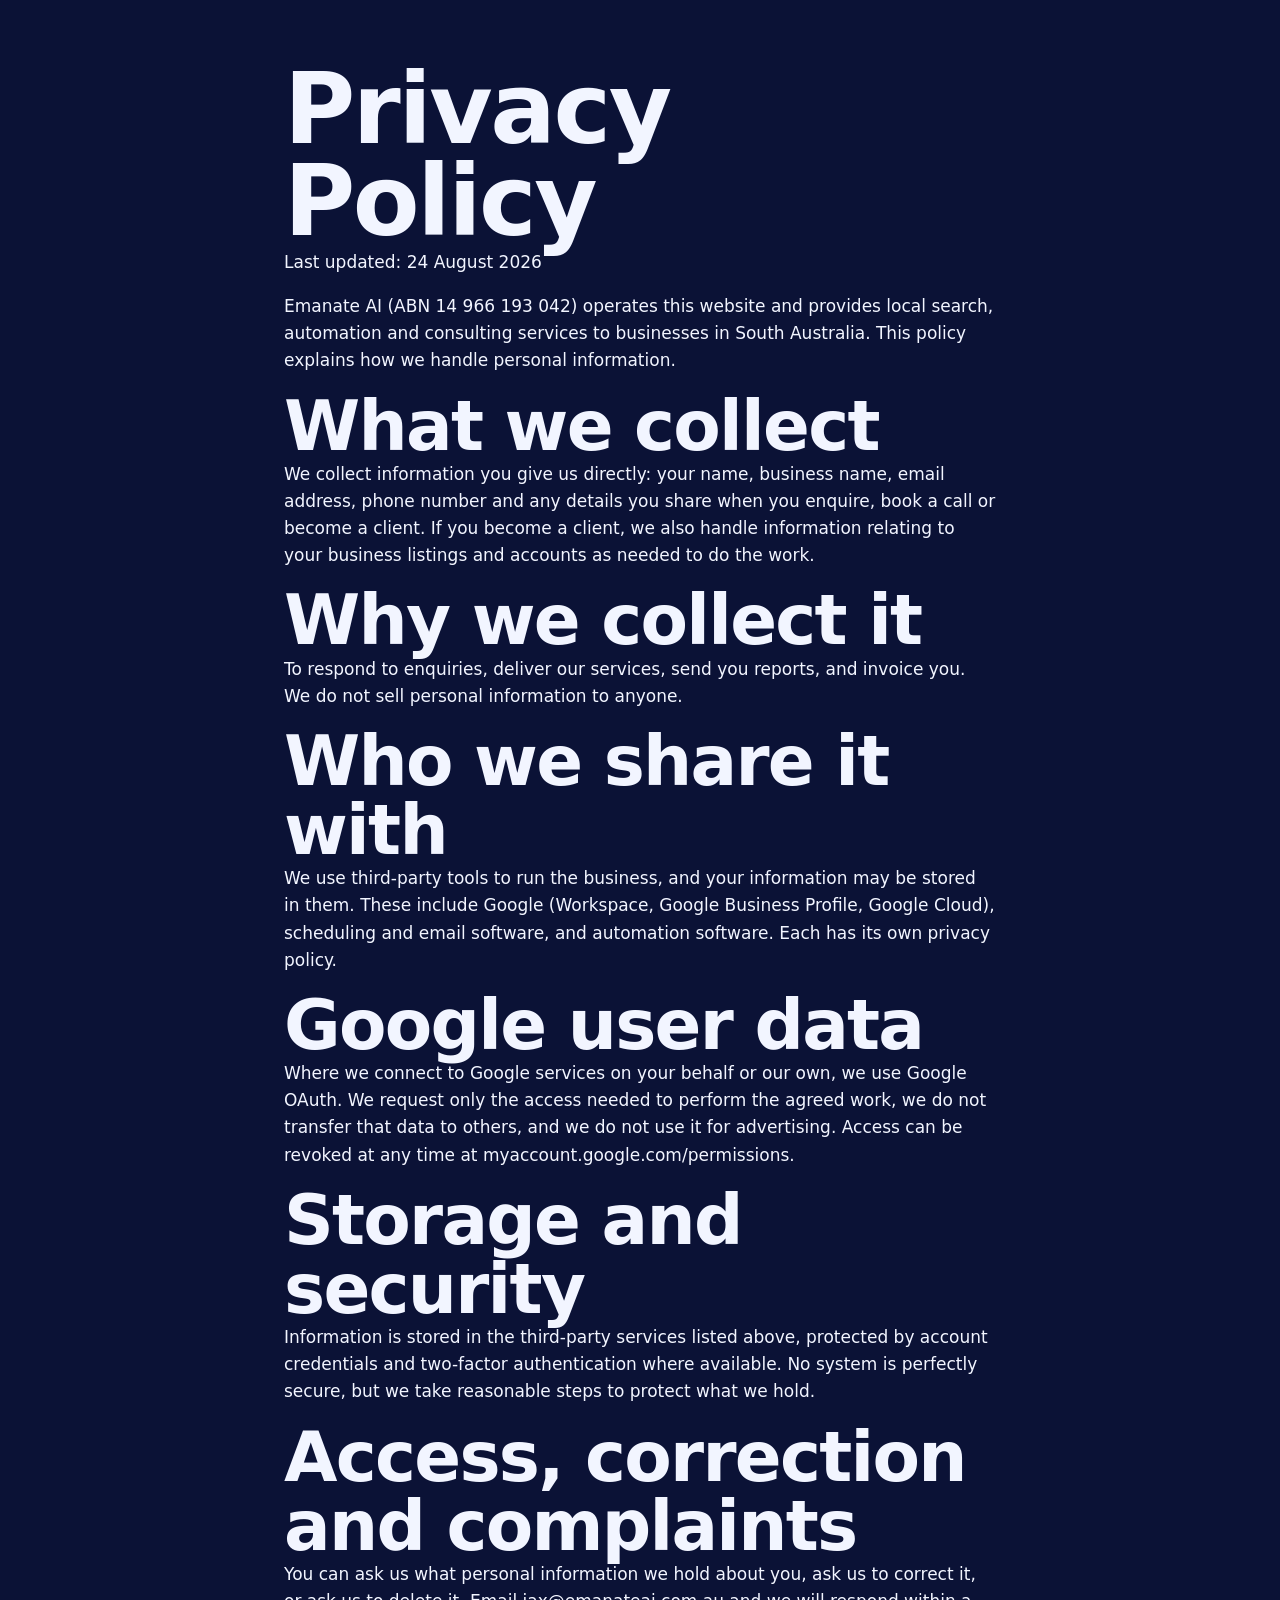
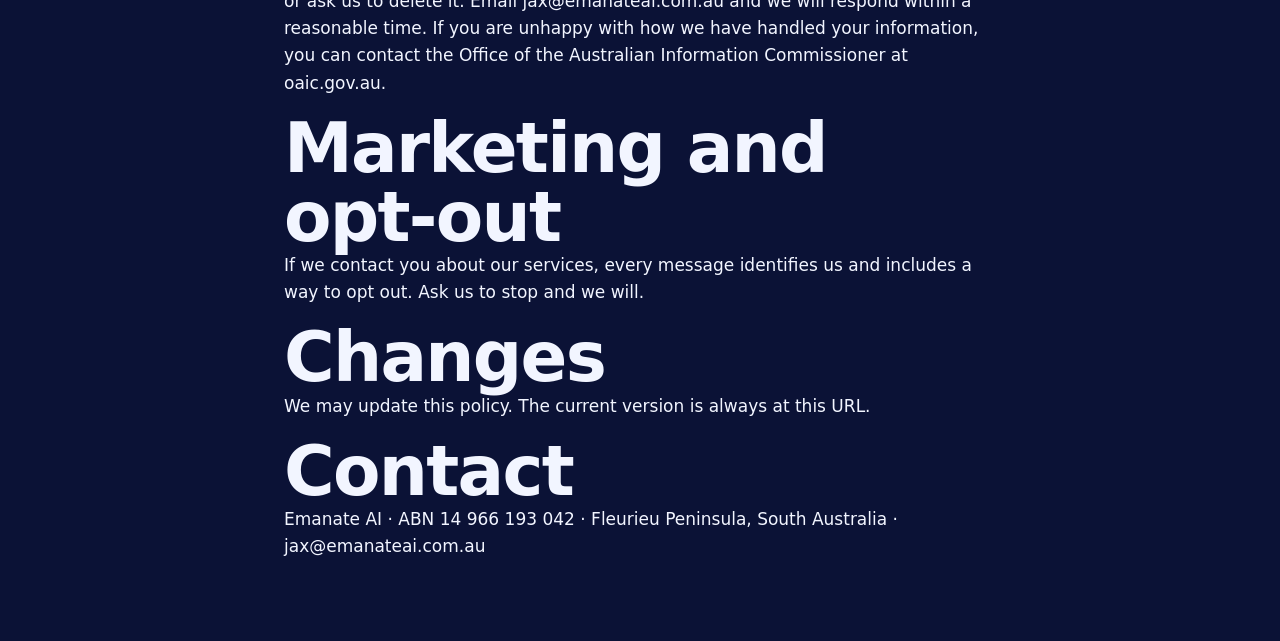
<file: privacy.html>
<!DOCTYPE html>
<html lang="en-AU">
<head>
<meta charset="UTF-8">
<meta name="viewport" content="width=device-width, initial-scale=1.0">
<title>Privacy Policy — Emanate AI</title>
<link rel="stylesheet" href="style.css">
</head>
<body>
<main style="max-width:760px;margin:0 auto;padding:4rem 1.5rem;">
<h1>Privacy Policy</h1>
<p>Last updated: 24 August 2026</p>

<p>Emanate AI (ABN 14 966 193 042) operates this website and provides local
search, automation and consulting services to businesses in South Australia.
This policy explains how we handle personal information.</p>

<h2>What we collect</h2>
<p>We collect information you give us directly: your name, business name, email
address, phone number and any details you share when you enquire, book a call or
become a client. If you become a client, we also handle information relating to
your business listings and accounts as needed to do the work.</p>

<h2>Why we collect it</h2>
<p>To respond to enquiries, deliver our services, send you reports, and invoice
you. We do not sell personal information to anyone.</p>

<h2>Who we share it with</h2>
<p>We use third-party tools to run the business, and your information may be
stored in them. These include Google (Workspace, Google Business Profile,
Google Cloud), scheduling and email software, and automation software. Each has
its own privacy policy.</p>

<h2>Google user data</h2>
<p>Where we connect to Google services on your behalf or our own, we use Google
OAuth. We request only the access needed to perform the agreed work, we do not
transfer that data to others, and we do not use it for advertising. Access can
be revoked at any time at
<a href="https://myaccount.google.com/permissions">myaccount.google.com/permissions</a>.</p>

<h2>Storage and security</h2>
<p>Information is stored in the third-party services listed above, protected by
account credentials and two-factor authentication where available. No system is
perfectly secure, but we take reasonable steps to protect what we hold.</p>

<h2>Access, correction and complaints</h2>
<p>You can ask us what personal information we hold about you, ask us to correct
it, or ask us to delete it. Email
<a href="mailto:jax@emanateai.com.au">jax@emanateai.com.au</a> and we will
respond within a reasonable time. If you are unhappy with how we have handled
your information, you can contact the Office of the Australian Information
Commissioner at <a href="https://www.oaic.gov.au">oaic.gov.au</a>.</p>

<h2>Marketing and opt-out</h2>
<p>If we contact you about our services, every message identifies us and
includes a way to opt out. Ask us to stop and we will.</p>

<h2>Changes</h2>
<p>We may update this policy. The current version is always at this URL.</p>

<h2>Contact</h2>
<p>Emanate AI · ABN 14 966 193 042 · Fleurieu Peninsula, South Australia ·
<a href="mailto:jax@emanateai.com.au">jax@emanateai.com.au</a></p>
</main>
</body>
</html>
</file>
<file: style.css>
/* ============================================================
   Emanate AI — site styles
   Colours live in :root. Change a hex there and it updates everywhere.
   ============================================================ */

:root {
  --midnight:   #0B1236;
  --midnight-2: #141E52;
  --midnight-3: #1E2A6B;
  --blue:       #3D7BFF;
  --blue-deep:  #2453D6;
  --sun:        #FFC83D;
  --mint:       #33DDA0;
  --ice:        #EEF2FF;
  --white:      #FFFFFF;

  --on-dark:      #F2F5FF;
  --on-dark-2:    #A9B3D9;
  --on-light:     #0B1236;
  --on-light-2:   #4A5480;
  --line-dark:    rgba(242,245,255,0.12);
  --line-light:   rgba(11,18,54,0.12);

  --display: 'Bricolage Grotesque', 'Hanken Grotesk', system-ui, sans-serif;
  --body:    'Hanken Grotesk', system-ui, -apple-system, 'Segoe UI', sans-serif;

  --wrap: 1240px;
  --gut: clamp(18px, 4vw, 40px);
  --r-lg: 28px;
  --r-md: 18px;
  --r-sm: 12px;
}

/* ---------- Base ---------- */
*, *::before, *::after { box-sizing: border-box; }
html { -webkit-text-size-adjust: 100%; }
body {
  margin: 0;
  background: var(--midnight);
  color: var(--on-dark);
  font-family: var(--body);
  font-size: 1.0625rem;
  line-height: 1.6;
  -webkit-font-smoothing: antialiased;
  overflow-x: hidden;
}
img { max-width: 100%; display: block; }
a { color: inherit; text-decoration: none; }
h1, h2, h3, h4 { font-family: var(--display); font-weight: 700; margin: 0; letter-spacing: -0.025em; }
h1 { font-size: clamp(3.1rem, 7.6vw, 6.6rem); line-height: 0.95; font-weight: 800; }
h2 { font-size: clamp(2.3rem, 5.4vw, 4.4rem); line-height: 1.0; font-weight: 800; }
h3 { font-size: clamp(1.4rem, 2.4vw, 1.9rem); line-height: 1.12; }
p { margin: 0 0 1em; }
.lede { font-size: clamp(1.1rem, 1.6vw, 1.3rem); line-height: 1.55; max-width: 58ch; }
.muted-d { color: var(--on-dark-2); }
.muted-l { color: var(--on-light-2); }
.wrap { max-width: var(--wrap); margin: 0 auto; padding: 0 var(--gut); }
.narrow { max-width: 820px; margin: 0 auto; padding: 0 var(--gut); }
.block { padding: clamp(84px, 11vw, 150px) 0; position: relative; }

/* Section colour themes */
.t-dark  { background: var(--midnight); color: var(--on-dark); }
.t-ice   { background: var(--ice); color: var(--on-light); }
.t-white { background: var(--white); color: var(--on-light); }
.t-blue  { background: var(--blue); color: var(--white); }
.t-sun   { background: var(--sun); color: var(--on-light); }
.t-mint  { background: var(--mint); color: var(--on-light); }

/* ---------- Buttons ---------- */
.btn {
  display: inline-flex; align-items: center; justify-content: center; gap: 10px;
  font-family: var(--body); font-weight: 700; font-size: 1rem;
  padding: 15px 28px; border-radius: 999px; border: 2px solid transparent;
  transition: transform .2s cubic-bezier(.2,.8,.2,1), background .2s, color .2s, border-color .2s;
  cursor: pointer; white-space: nowrap;
}
.btn:hover { transform: translateY(-2px); }
.btn-sun   { background: var(--sun); color: var(--midnight); }
.btn-sun:hover { background: #ffd56a; }
.btn-blue  { background: var(--blue); color: var(--white); }
.btn-blue:hover { background: #5a8fff; }
.btn-ink   { background: var(--midnight); color: var(--white); }
.btn-ink:hover { background: var(--midnight-3); }
.btn-line-d { border-color: var(--line-dark); color: var(--on-dark); }
.btn-line-d:hover { border-color: var(--on-dark-2); }
.btn-line-l { border-color: rgba(11,18,54,0.25); color: var(--on-light); }
.btn-line-l:hover { border-color: var(--on-light); }
.btn-lg { padding: 18px 34px; font-size: 1.06rem; }

/* ---------- Nav ---------- */
.nav {
  position: fixed; top: 0; left: 0; right: 0; z-index: 80;
  transition: background .3s, border-color .3s, transform .35s;
  border-bottom: 1px solid transparent;
}
.nav.scrolled { background: rgba(11,18,54,0.86); backdrop-filter: blur(16px); -webkit-backdrop-filter: blur(16px); border-bottom-color: var(--line-dark); }
.nav.hide { transform: translateY(-100%); }
.nav-inner { max-width: var(--wrap); margin: 0 auto; padding: 0 var(--gut); height: 76px; display: flex; align-items: center; gap: 28px; }
.nav-logo { display: flex; align-items: center; gap: 10px; font-family: var(--display); font-weight: 800; font-size: 1.2rem; letter-spacing: -0.02em; color: var(--white); }
.nav-logo img { height: 30px; width: auto; }
.nav-links { display: flex; gap: 6px; margin-left: auto; }
.nav-links a { padding: 9px 14px; border-radius: 999px; font-weight: 600; font-size: 0.95rem; color: var(--on-dark-2); transition: color .2s, background .2s; }
.nav-links a:hover { color: var(--white); background: rgba(255,255,255,0.06); }
.nav-links a.active { color: var(--white); background: rgba(61,123,255,0.22); }
.nav-cta { padding: 11px 22px; font-size: 0.95rem; }
.nav-toggle { display: none; margin-left: auto; background: none; border: 2px solid var(--line-dark); color: var(--white); border-radius: 999px; padding: 8px 16px; font: 700 0.92rem var(--body); cursor: pointer; }

/* ---------- Hero (home) ---------- */
.hero {
  position: relative; min-height: 100svh; display: flex; align-items: center;
  overflow: hidden; background: radial-gradient(120% 90% at 72% 58%, #17246a 0%, var(--midnight) 58%);
  padding: 120px 0 90px;
}
.hero canvas { position: absolute; inset: 0; width: 100%; height: 100%; }
.hero-inner { position: relative; z-index: 2; width: 100%; }
.hero h1 { max-width: 7.2em; margin-bottom: 28px; }
.hero h1 .line { display: block; overflow: hidden; padding-bottom: 0.06em; }
.hero h1 .line span { display: block; }
.hero .lede { color: var(--on-dark-2); margin-bottom: 34px; max-width: 44ch; }
.hero-actions { display: flex; flex-wrap: wrap; gap: 12px; }
.hero-note { margin-top: 20px; color: var(--on-dark-2); font-size: 0.95rem; max-width: 46ch; }
.chips { position: absolute; inset: 0; z-index: 1; pointer-events: none; }
.chip {
  position: absolute; display: flex; align-items: center; gap: 10px;
  padding: 10px 16px 10px 12px; border-radius: 999px;
  background: rgba(20,30,82,0.78); border: 1.5px solid rgba(255,200,61,0.55);
  color: var(--on-dark); font-weight: 600; font-size: 0.92rem; white-space: nowrap;
  backdrop-filter: blur(6px); -webkit-backdrop-filter: blur(6px);
  transform: translate(-50%, -50%); transition: background .45s, border-color .45s, color .45s, transform .45s cubic-bezier(.3,1.6,.5,1);
}
.chip i { width: 22px; height: 22px; border-radius: 50%; display: grid; place-items: center; background: var(--sun); color: var(--midnight); font-style: normal; flex: none; transition: background .45s; }
.chip i svg { width: 12px; height: 12px; }
.chip .todo, .chip .done { transition: opacity .3s; }
.chip .done { display: none; }
.chip.is-done { background: var(--mint); border-color: var(--mint); color: var(--midnight); transform: translate(-50%, -50%) scale(1.06); }
.chip.is-done i { background: var(--midnight); color: var(--mint); }
.chip.is-done .todo { display: none; }
.chip.is-done .done { display: inline; }
.scroll-cue { position: absolute; left: 50%; bottom: 26px; transform: translateX(-50%); z-index: 2; color: var(--on-dark-2); font-size: 0.85rem; font-weight: 600; display: flex; flex-direction: column; align-items: center; gap: 8px; }
.scroll-cue span { width: 2px; height: 34px; background: linear-gradient(var(--sun), transparent); border-radius: 2px; animation: cue 1.8s ease-in-out infinite; transform-origin: top; }
@keyframes cue { 0% { transform: scaleY(0); opacity: 1; } 70% { transform: scaleY(1); opacity: 1; } 100% { transform: scaleY(1); opacity: 0; } }

/* Load-in for hero headline */
.js .hero h1 .line span { transform: translateY(105%); }
.js .hero .lede, .js .hero .hero-actions, .js .hero .hero-note { opacity: 0; transform: translateY(16px); }
.loaded .hero h1 .line span { transform: none; transition: transform 1s cubic-bezier(.2,.9,.2,1); }
.loaded .hero h1 .line:nth-child(2) span { transition-delay: .12s; }
.loaded .hero .lede, .loaded .hero .hero-actions, .loaded .hero .hero-note { opacity: 1; transform: none; transition: opacity .8s .45s, transform .8s .45s cubic-bezier(.2,.9,.2,1); }
.loaded .hero .hero-actions { transition-delay: .55s; }
.loaded .hero .hero-note { transition-delay: .65s; }

/* ---------- Ticker ---------- */
.ticker { background: var(--sun); color: var(--midnight); overflow: hidden; padding: 20px 0; border-block: 2px solid var(--midnight); }
.ticker-track { display: flex; width: max-content; animation: tick 38s linear infinite; }
.ticker-track span { display: inline-flex; align-items: center; gap: 14px; padding-right: 44px; font-family: var(--display); font-weight: 700; font-size: clamp(1.15rem, 2vw, 1.5rem); letter-spacing: -0.01em; white-space: nowrap; }
.ticker-track svg { width: 22px; height: 22px; flex: none; }
@keyframes tick { to { transform: translateX(-50%); } }

/* ---------- Sticky story: "A normal Tuesday" ---------- */
.story { position: relative; height: 460vh; }
.story-stage { position: sticky; top: 0; height: 100svh; display: flex; align-items: center; overflow: hidden; }
.story-grid { display: grid; grid-template-columns: 1.05fr 0.95fr; gap: clamp(30px, 6vw, 90px); align-items: center; width: 100%; }
.story-intro { margin-bottom: 34px; }
.story-intro h2 { margin-bottom: 14px; }
.story-steps { position: relative; min-height: 15.5rem; }
.story-step { position: absolute; inset: 0 0 auto 0; opacity: 0; transform: translateY(24px); transition: opacity .5s, transform .6s cubic-bezier(.2,.9,.2,1); }
.story-step.on { opacity: 1; transform: none; }
.story-step .problem { font-family: var(--display); font-weight: 700; font-size: clamp(1.5rem, 2.8vw, 2.25rem); line-height: 1.12; letter-spacing: -0.02em; margin-bottom: 18px; }
.story-step .fix { display: flex; gap: 14px; align-items: flex-start; font-size: 1.1rem; color: var(--on-light-2); max-width: 46ch; }
.story-step .fix b { flex: none; display: grid; place-items: center; width: 30px; height: 30px; border-radius: 50%; background: var(--mint); color: var(--midnight); margin-top: 1px; }
.story-step .fix b svg { width: 15px; height: 15px; }
.story-dots { display: flex; gap: 8px; margin-top: 28px; }
.story-dots i { width: 34px; height: 5px; border-radius: 5px; background: rgba(11,18,54,0.14); overflow: hidden; position: relative; }
.story-dots i::after { content: ''; position: absolute; inset: 0; background: var(--blue); transform: scaleX(var(--p, 0)); transform-origin: left; }

/* Phone */
.phone {
  width: min(360px, 82vw); aspect-ratio: 9 / 18.5; margin: 0 auto; border-radius: 52px; padding: 14px;
  background: var(--midnight); box-shadow: 0 50px 90px -30px rgba(11,18,54,0.55), inset 0 0 0 2px #2a3570;
  position: relative;
}
.phone-screen {
  position: relative; height: 100%; border-radius: 40px; overflow: hidden;
  background: linear-gradient(165deg, #2b4bd8 0%, #3D7BFF 45%, #7aa6ff 100%);
  transition: background 1s;
}
.phone-screen[data-step="3"] { background: linear-gradient(165deg, #0B1236 0%, #1E2A6B 60%, #3346a8 100%); }
.phone-notch { position: absolute; top: 10px; left: 50%; transform: translateX(-50%); width: 34%; height: 26px; background: var(--midnight); border-radius: 20px; z-index: 3; }
.phone-time { text-align: center; color: #fff; padding-top: 64px; }
.phone-time .day { font-weight: 600; font-size: 0.95rem; opacity: 0.85; }
.phone-time .clock { font-family: var(--display); font-weight: 800; font-size: 4.4rem; line-height: 1; letter-spacing: -0.03em; font-variant-numeric: tabular-nums; }
.phone-time .ampm { font-size: 1.3rem; font-weight: 700; margin-left: 4px; }
.notes { position: absolute; left: 12px; right: 12px; bottom: 22px; display: flex; flex-direction: column; gap: 8px; }
.note {
  background: rgba(255,255,255,0.9); color: var(--midnight); border-radius: 20px; padding: 12px 14px;
  font-size: 0.86rem; line-height: 1.35; box-shadow: 0 10px 24px -12px rgba(11,18,54,0.5);
  transform: translateY(20px) scale(0.96); opacity: 0; transition: opacity .45s, transform .55s cubic-bezier(.25,1.4,.5,1);
}
.note.on { opacity: 1; transform: none; }
.note .app { display: flex; align-items: center; gap: 7px; font-size: 0.72rem; font-weight: 700; color: var(--on-light-2); margin-bottom: 3px; }
.note .app em { margin-left: auto; font-style: normal; font-weight: 500; }
.note .dot { width: 16px; height: 16px; border-radius: 5px; background: var(--blue); display: inline-block; }
.note.good .dot { background: var(--mint); }
.note strong { display: block; font-size: 0.9rem; }

/* ---------- Service panels (stacking cards) ---------- */
.services-head { padding-bottom: 40px; }
.stack { position: relative; padding-bottom: 8vh; }
.panel {
  position: sticky; top: 92px; min-height: min(78vh, 720px); border-radius: var(--r-lg);
  margin: 0 auto 6vh; display: grid; grid-template-columns: 1.05fr 0.95fr; gap: clamp(24px, 4vw, 60px);
  padding: clamp(28px, 4.4vw, 60px); overflow: hidden; align-items: center;
  box-shadow: 0 -20px 60px -30px rgba(0,0,0,0.5);
}
.panel h3 { font-size: clamp(2.1rem, 4.6vw, 3.8rem); font-weight: 800; line-height: 0.98; margin-bottom: 18px; }
.panel .lede { margin-bottom: 26px; }
.specs { list-style: none; margin: 0 0 30px; padding: 0; border-top: 1.5px solid currentColor; }
.specs li { display: grid; grid-template-columns: 9.5rem 1fr; gap: 14px; padding: 13px 0; border-bottom: 1.5px solid rgba(11,18,54,0.18); font-size: 0.98rem; }
.t-blue .specs li { border-bottom-color: rgba(255,255,255,0.28); }
.specs span:first-child { font-weight: 700; }
.panel-art { position: relative; height: 100%; min-height: 340px; display: grid; place-items: center; }

/* Art: flow (automation) */
.flow { width: 100%; max-width: 440px; }
.flow svg { width: 100%; height: auto; overflow: visible; }
.flow .path { fill: none; stroke: rgba(255,255,255,0.35); stroke-width: 3; stroke-dasharray: 2 10; stroke-linecap: round; }
.flow .node rect { fill: #fff; }
.flow .node text { font: 700 15px var(--body); fill: var(--midnight); }
.flow .node.hot rect { fill: var(--sun); }
.flow .node.ok rect { fill: var(--mint); }
.flow .runner { fill: var(--sun); filter: drop-shadow(0 0 8px rgba(255,200,61,0.9)); }

/* Art: record (software) */
.record { width: 100%; max-width: 420px; background: var(--white); border-radius: 22px; box-shadow: 0 30px 60px -24px rgba(11,18,54,0.45); overflow: hidden; color: var(--midnight); }
.record-top { display: flex; align-items: center; gap: 10px; padding: 14px 18px; background: var(--midnight); color: #fff; font-weight: 600; font-size: 0.88rem; }
.record-top .pill { margin-left: auto; }
.record-head { padding: 18px 18px 6px; }
.record-head b { font-family: var(--display); font-size: 1.6rem; letter-spacing: -0.02em; display: block; line-height: 1.1; }
.record-head small { color: var(--on-light-2); font-size: 0.88rem; }
.record-row { display: grid; grid-template-columns: 6.5rem 1fr auto; gap: 10px; align-items: center; padding: 11px 18px; border-top: 1px solid var(--line-light); font-size: 0.93rem; }
.record-row span:first-child { color: var(--on-light-2); font-weight: 600; font-size: 0.85rem; }
.record-row b { font-weight: 700; }
.pill { font-size: 0.72rem; font-weight: 700; padding: 4px 10px; border-radius: 999px; background: rgba(61,123,255,0.12); color: var(--blue-deep); white-space: nowrap; }
.pill.ok { background: rgba(51,221,160,0.2); color: #0d7a52; }
.record-top .pill.ok { background: var(--mint); color: var(--midnight); }
.anim .record-row { opacity: 0; transform: translateX(-14px); }
.anim.play .record-row { opacity: 1; transform: none; transition: opacity .5s, transform .6s cubic-bezier(.2,.9,.2,1); }
.anim.play .record-row:nth-child(2) { transition-delay: .15s; } .anim.play .record-row:nth-child(3) { transition-delay: .3s; }
.anim.play .record-row:nth-child(4) { transition-delay: .45s; } .anim.play .record-row:nth-child(5) { transition-delay: .6s; }
.anim.play .record-row:nth-child(6) { transition-delay: .75s; }

/* Art: sorter (consulting) */
.sorter { width: 100%; max-width: 460px; display: grid; grid-template-columns: repeat(3, 1fr); gap: 10px; }
.bin { background: rgba(11,18,54,0.08); border: 2px dashed rgba(11,18,54,0.25); border-radius: 18px; padding: 12px 8px; min-height: 260px; display: flex; flex-direction: column; gap: 8px; }
.bin h4 { font-family: var(--body); font-size: 0.82rem; font-weight: 800; text-align: center; margin-bottom: 4px; }
.task { background: var(--white); border-radius: 12px; padding: 9px 10px; font-size: 0.8rem; font-weight: 600; line-height: 1.25; box-shadow: 0 6px 14px -8px rgba(11,18,54,0.4); }
.bin.auto .task { border-left: 4px solid #12a46f; }
.bin.assist .task { border-left: 4px solid var(--blue); }
.bin.human .task { border-left: 4px solid var(--midnight); }
.anim .task { opacity: 0; transform: translateY(-30px) rotate(-4deg); }
.anim.play .task { opacity: 1; transform: none; transition: opacity .4s, transform .6s cubic-bezier(.3,1.5,.5,1); transition-delay: calc(var(--i) * 0.16s); }

/* ---------- Numbers ---------- */
.numbers-grid { display: grid; grid-template-columns: repeat(4, 1fr); gap: 0; border-top: 2px solid rgba(255,255,255,0.35); }
.num { padding: 34px 24px 10px 0; border-right: 2px solid rgba(255,255,255,0.18); }
.num:last-child { border-right: 0; }
.num + .num { padding-left: 24px; }
.num b { display: block; font-family: var(--display); font-weight: 800; font-size: clamp(3.6rem, 8vw, 7rem); line-height: 0.9; letter-spacing: -0.04em; font-variant-numeric: tabular-nums; }
.num b small { font-size: 0.38em; letter-spacing: -0.01em; margin-left: 4px; }
.num p { margin: 14px 0 0; font-size: 1.05rem; max-width: 22ch; opacity: 0.92; }

/* ---------- Process ---------- */
.process { display: grid; grid-template-columns: 0.9fr 1.1fr; gap: clamp(30px, 6vw, 90px); }
.process-head { position: sticky; top: 130px; align-self: start; }
.steps { position: relative; padding-left: 46px; }
.steps::before { content: ''; position: absolute; left: 13px; top: 8px; bottom: 8px; width: 3px; background: var(--line-dark); border-radius: 3px; }
.steps-fill { position: absolute; left: 13px; top: 8px; width: 3px; height: 0; background: linear-gradient(var(--sun), var(--mint)); border-radius: 3px; }
.step { position: relative; padding: 0 0 54px; }
.step:last-child { padding-bottom: 0; }
.step-dot { position: absolute; left: -46px; top: 2px; width: 30px; height: 30px; border-radius: 50%; background: var(--midnight-2); border: 3px solid var(--midnight-3); display: grid; place-items: center; font: 800 0.8rem var(--body); color: var(--on-dark-2); transition: background .3s, border-color .3s, color .3s; }
.step.lit .step-dot { background: var(--sun); border-color: var(--sun); color: var(--midnight); }
.step h3 { margin-bottom: 10px; }
.step p { color: var(--on-dark-2); max-width: 48ch; margin: 0; }

/* ---------- About ---------- */
.about { display: grid; grid-template-columns: 0.8fr 1.2fr; gap: clamp(30px, 6vw, 90px); align-items: center; }
.about-photo { position: relative; border-radius: var(--r-lg); overflow: hidden; aspect-ratio: 4 / 5; background: var(--midnight); }
.about-photo img { width: 100%; height: 115%; object-fit: cover; will-change: transform; }
.about-photo.img-missing img { display: none; }
.about-photo.img-missing::after { content: 'jax.jpg'; position: absolute; inset: 0; display: grid; place-items: center; color: var(--on-dark-2); font-weight: 600; }
.about-photo .badge { position: absolute; left: 16px; bottom: 16px; background: var(--sun); color: var(--midnight); font-weight: 700; font-size: 0.9rem; padding: 9px 15px; border-radius: 999px; }
.about h2 { margin-bottom: 22px; }
.about .lede { color: var(--on-light-2); }
.sig { font-family: var(--display); font-weight: 800; font-size: 2rem; letter-spacing: -0.03em; margin-top: 10px; color: var(--blue); }

/* ---------- Who it's for ---------- */
.trades { display: flex; flex-wrap: wrap; gap: 0.15em 0.55em; font-family: var(--display); font-weight: 800; font-size: clamp(2rem, 5.6vw, 4.6rem); line-height: 1.08; letter-spacing: -0.03em; }
.trades span { color: rgba(11,18,54,0.18); transition: color .25s; cursor: default; }
.trades span:hover, .trades span.lit { color: var(--midnight); }
.trades span:nth-child(3n+1):hover, .trades span:nth-child(3n+1).lit { color: var(--blue); }
.trades span:nth-child(3n+2):hover, .trades span:nth-child(3n+2).lit { color: #0fa46e; }

/* ---------- FAQ ---------- */
.faq { border-top: 2px solid var(--midnight); }
.faq details { border-bottom: 1.5px solid var(--line-light); }
.faq summary { list-style: none; cursor: pointer; padding: 24px 56px 24px 0; position: relative; font-family: var(--display); font-weight: 700; font-size: clamp(1.15rem, 2vw, 1.4rem); letter-spacing: -0.015em; }
.faq summary::-webkit-details-marker { display: none; }
.faq summary::after { content: ''; position: absolute; right: 4px; top: 50%; width: 34px; height: 34px; margin-top: -17px; border-radius: 50%; background: var(--ice) url("data:image/svg+xml,%3Csvg xmlns='http://www.w3.org/2000/svg' viewBox='0 0 24 24' fill='none' stroke='%230B1236' stroke-width='2.5' stroke-linecap='round'%3E%3Cpath d='M12 5v14M5 12h14'/%3E%3C/svg%3E") center / 16px no-repeat; transition: transform .3s, background-color .3s; }
.faq details[open] summary::after { transform: rotate(45deg); background-color: var(--sun); }
.faq-body { padding: 0 8% 26px 0; color: var(--on-light-2); font-size: 1.05rem; }
.faq-body p:last-child { margin: 0; }
.t-ice .faq summary::after { background-color: var(--white); }

/* ---------- CTA ---------- */
.cta { text-align: left; overflow: hidden; }
.cta h2 { font-size: clamp(3rem, 9vw, 7.6rem); line-height: 0.92; max-width: 11ch; margin-bottom: 30px; }
.cta .lede { margin-bottom: 34px; }
.cta-ring { position: absolute; right: -12vw; top: 50%; width: 60vw; max-width: 760px; aspect-ratio: 1; transform: translateY(-50%); pointer-events: none; }
.cta-ring circle { fill: none; stroke: var(--midnight); stroke-width: 2; opacity: 0.16; }
.cta .wrap { position: relative; z-index: 1; }

/* ---------- Footer ---------- */
.foot { background: var(--midnight); color: var(--on-dark); padding: 80px 0 30px; overflow: hidden; }
.foot-grid { display: grid; grid-template-columns: 1.4fr 1fr 1fr 1fr; gap: 36px; padding-bottom: 60px; }
.foot h4 { font-family: var(--body); font-size: 0.95rem; font-weight: 700; color: var(--on-dark-2); margin-bottom: 16px; }
.foot ul { list-style: none; padding: 0; margin: 0; }
.foot li { margin-bottom: 10px; }
.foot a { color: var(--on-dark); font-weight: 500; transition: color .2s; }
.foot a:hover { color: var(--sun); }
.foot-intro p { color: var(--on-dark-2); max-width: 34ch; }
.social { display: flex; gap: 10px; margin-top: 18px; }
.social a { width: 44px; height: 44px; border-radius: 50%; border: 2px solid var(--line-dark); display: grid; place-items: center; transition: background .2s, border-color .2s; }
.social a:hover { background: var(--sun); border-color: var(--sun); }
.social a:hover svg { fill: var(--midnight); }
.social svg { width: 18px; height: 18px; fill: var(--on-dark); }
.wordmark { font-family: var(--display); font-weight: 800; font-size: clamp(2.6rem, 14.6vw, 13.2rem); line-height: 0.8; letter-spacing: -0.055em; white-space: nowrap; color: #19256A; user-select: none; margin: 0 0 24px -0.04em; }
.wordmark span { color: var(--blue); }
.foot-legal { display: flex; flex-wrap: wrap; justify-content: space-between; gap: 10px 24px; padding-top: 22px; border-top: 1px solid var(--line-dark); color: var(--on-dark-2); font-size: 0.9rem; }

/* ---------- Inner page hero ---------- */
.page-hero { padding: 150px 0 clamp(70px, 9vw, 120px); position: relative; overflow: hidden; }
.page-hero-grid { display: grid; grid-template-columns: 1.05fr 0.95fr; gap: clamp(30px, 5vw, 70px); align-items: center; }
.page-hero h1 { font-size: clamp(2.8rem, 7vw, 6rem); margin-bottom: 24px; }
.page-hero .lede { margin-bottom: 32px; }
.kicker { display: inline-flex; align-items: center; gap: 10px; font-weight: 700; font-size: 0.98rem; margin-bottom: 22px; padding: 7px 14px 7px 8px; border-radius: 999px; background: rgba(255,255,255,0.14); }
.t-sun .kicker, .t-mint .kicker, .t-ice .kicker { background: rgba(11,18,54,0.08); }
.kicker i { width: 22px; height: 22px; border-radius: 50%; background: currentColor; display: inline-block; opacity: 0.9; }

/* Build list (inner pages) */
.builds { border-top: 2px solid currentColor; }
.build { display: grid; grid-template-columns: 0.9fr 1.1fr; gap: clamp(16px, 4vw, 60px); padding: 34px 0; border-bottom: 1.5px solid var(--line-light); }
.t-dark .build { border-bottom-color: var(--line-dark); }
.build h3 { font-size: clamp(1.5rem, 2.8vw, 2.2rem); }
.build p { margin: 0; color: var(--on-light-2); font-size: 1.06rem; max-width: 52ch; }
.t-dark .build p { color: var(--on-dark-2); }
.build .tagline { display: block; margin-top: 8px; font-weight: 600; font-size: 1rem; color: var(--blue); font-family: var(--body); letter-spacing: 0; }

.checks { list-style: none; padding: 0; margin: 0; display: grid; grid-template-columns: 1fr 1fr; gap: 0 40px; }
.checks li { display: flex; gap: 14px; padding: 18px 0; border-bottom: 1.5px solid var(--line-light); font-size: 1.08rem; }
.checks li::before { content: ''; flex: none; width: 24px; height: 24px; margin-top: 2px; border-radius: 50%; background: var(--sun) url("data:image/svg+xml,%3Csvg xmlns='http://www.w3.org/2000/svg' viewBox='0 0 24 24' fill='none' stroke='%230B1236' stroke-width='3' stroke-linecap='round' stroke-linejoin='round'%3E%3Cpath d='M5 12.5l4.5 4.5L19 7.5'/%3E%3C/svg%3E") center / 13px no-repeat; }

.split-head { display: grid; grid-template-columns: 1fr 1fr; gap: clamp(20px, 5vw, 70px); align-items: end; margin-bottom: clamp(36px, 5vw, 64px); }
.split-head .lede { margin: 0; }

/* ---------- Focus & motion ---------- */
a:focus-visible, button:focus-visible, summary:focus-visible { outline: 3px solid var(--sun); outline-offset: 3px; border-radius: 8px; }
@media (prefers-reduced-motion: reduce) {
  *, *::before, *::after { animation-duration: 0.001ms !important; animation-iteration-count: 1 !important; transition-duration: 0.001ms !important; }
  .js .hero h1 .line span, .js .hero .lede, .js .hero-actions, .js .hero-note { transform: none; opacity: 1; }
  .ticker-track { animation: none; }
}

/* ---------- Responsive ---------- */
@media (max-width: 1020px) {
  .story { height: auto; }
  .story-stage { position: relative; height: auto; padding: 90px 0; }
  .story-grid { grid-template-columns: 1fr; }
  .story-steps { min-height: 0; }
  .story-step { position: relative; opacity: 1; transform: none; margin-bottom: 30px; padding-bottom: 26px; border-bottom: 1.5px solid var(--line-light); }
  .story-dots { display: none; }
  .story-phone { display: none; }
  .panel { grid-template-columns: 1fr; position: relative; top: 0; min-height: 0; }
  .panel-art { min-height: 300px; }
  .numbers-grid { grid-template-columns: 1fr 1fr; }
  .num:nth-child(2) { border-right: 0; }
  .num:nth-child(3) { padding-left: 0; }
  .num:nth-child(n+3) { border-top: 2px solid rgba(255,255,255,0.18); }
  .process, .about, .page-hero-grid, .split-head { grid-template-columns: 1fr; }
  .process-head { position: relative; top: 0; }
  .about-photo { max-width: 420px; }
  .foot-grid { grid-template-columns: 1fr 1fr; }
}
@media (max-width: 760px) {
  .nav-links { display: none; position: absolute; top: 76px; left: 0; right: 0; flex-direction: column; gap: 2px; background: var(--midnight); padding: 10px var(--gut) 22px; border-bottom: 1px solid var(--line-dark); }
  .nav-links.open { display: flex; }
  .nav-links a { padding: 14px 12px; }
  .nav-toggle { display: block; }
  .nav-cta { display: none; }
  .hero { align-items: flex-start; padding: 124px 0 260px; min-height: 100svh; }
  .chips { inset: auto 0 0 0; height: 240px; }
  .scroll-cue { display: none; }
  .chip { font-size: 0.8rem; padding: 7px 12px 7px 8px; }
  .chip i { width: 18px; height: 18px; }
  .chip.m-hide { display: none; }
  .specs li { grid-template-columns: 1fr; gap: 2px; }
  .numbers-grid { grid-template-columns: 1fr; }
  .num, .num + .num { padding: 26px 0 8px; border-right: 0; border-top: 2px solid rgba(255,255,255,0.18); }
  .numbers-grid .num:first-child { border-top: 0; }
  .build { grid-template-columns: 1fr; }
  .checks { grid-template-columns: 1fr; }
  .foot-grid { grid-template-columns: 1fr; }
  .sorter { gap: 6px; }
  .bin { min-height: 220px; padding: 10px 6px; }
  .task { font-size: 0.72rem; padding: 7px 7px; }
  .record-row { grid-template-columns: 5.4rem 1fr; }
  .record-row .pill { grid-column: 2; justify-self: start; }
  .cta-ring { width: 120vw; right: -60vw; }
}

/* Inner pages: solid nav so it reads over coloured heroes */
.nav.solid { background: rgba(11,18,54,0.94); backdrop-filter: blur(16px); -webkit-backdrop-filter: blur(16px); }

.page-hero .hero-note { color: inherit; opacity: 0.78; }
.t-ice .steps::before, .t-white .steps::before { background: var(--line-light); }
.t-ice .step p, .t-white .step p { color: var(--on-light-2); }
.t-ice .step-dot, .t-white .step-dot { background: var(--white); border-color: rgba(11,18,54,0.15); color: var(--on-light-2); }

/* Real estate page */
.page-hero h1.h1-long { font-size: clamp(2.5rem, 5.4vw, 4.7rem); line-height: 0.98; }
.numbers-3 { grid-template-columns: 1.35fr 0.75fr 1.2fr; border-top-color: rgba(11,18,54,0.35); }
.numbers-3 .num { border-right-color: rgba(11,18,54,0.18); }
.numbers-3 .num b { font-size: clamp(2.8rem, 6vw, 5.6rem); }
@media (max-width: 1020px) {
  .numbers-3 { grid-template-columns: 1fr; }
  .numbers-3 .num, .numbers-3 .num + .num { padding: 26px 0 8px; border-right: 0; border-top: 2px solid rgba(11,18,54,0.15); }
  .numbers-3 .num:first-child { border-top: 0; }
}

/* ---------- Industries dropdown ---------- */
.dd { position: relative; }
.dd::after { content: ''; position: absolute; left: 0; right: 0; top: 100%; height: 14px; }
.dd-btn { display: inline-flex; align-items: center; gap: 6px; padding: 9px 14px; border-radius: 999px; border: 0; background: none; font: 600 0.95rem var(--body); color: var(--on-dark-2); cursor: pointer; transition: color .2s, background .2s; }
.dd-btn svg { width: 14px; height: 14px; transition: transform .25s; }
.dd-btn:hover, .dd:hover .dd-btn, .dd.open .dd-btn { color: var(--white); background: rgba(255,255,255,0.06); }
.dd-btn.active { color: var(--white); background: rgba(61,123,255,0.22); }
.dd:hover .dd-btn svg, .dd.open .dd-btn svg { transform: rotate(180deg); }
.dd-menu {
  position: absolute; top: calc(100% + 12px); left: 50%; min-width: 320px; padding: 8px;
  background: var(--midnight-2); border: 1px solid var(--line-dark); border-radius: 20px;
  box-shadow: 0 30px 60px -20px rgba(0,0,0,0.6);
  opacity: 0; visibility: hidden; transform: translate(-50%, 8px); transition: opacity .2s, transform .25s, visibility .2s;
}
.dd:hover .dd-menu, .dd:focus-within .dd-menu, .dd.open .dd-menu { opacity: 1; visibility: visible; transform: translate(-50%, 0); }
.nav-links .dd-menu a { display: flex; align-items: center; gap: 12px; padding: 12px 14px; border-radius: 13px; color: var(--on-dark); font-weight: 600; }
.nav-links .dd-menu a:hover, .nav-links .dd-menu a.active { background: rgba(255,255,255,0.07); }
.dd-menu i { width: 12px; height: 12px; border-radius: 4px; flex: none; }

/* ---------- Industry tiles ---------- */
.ind-grid { display: grid; grid-template-columns: repeat(6, 1fr); gap: 16px; }
.ind { grid-column: span 2; border-radius: 26px; padding: 28px; min-height: 270px; display: flex; flex-direction: column; justify-content: space-between; gap: 30px; transition: transform .3s cubic-bezier(.2,.8,.2,1), box-shadow .3s; }
.ind.big { grid-column: span 3; min-height: 300px; }
.ind:hover { transform: translateY(-5px); box-shadow: 0 26px 50px -24px rgba(11,18,54,0.45); }
.ind.t-white { border: 1.5px solid var(--line-light); }
.t-deep { background: var(--midnight); color: var(--white); }
.t-deep p { color: var(--on-dark-2); }
.ind-ico { width: 58px; height: 58px; border-radius: 18px; display: grid; place-items: center; background: rgba(11,18,54,0.09); }
.t-blue .ind-ico, .t-deep .ind-ico { background: rgba(255,255,255,0.14); }
.ind-ico svg { width: 28px; height: 28px; }
.ind h3 { font-size: clamp(1.55rem, 2.5vw, 2.15rem); font-weight: 800; line-height: 1.02; }
.ind p { margin: 10px 0 0; font-size: 1.02rem; max-width: 38ch; opacity: 0.9; }
.ind-go { display: inline-block; margin-top: 18px; font-weight: 700; border-bottom: 2px solid currentColor; padding-bottom: 2px; }
.ind-grid-4 { grid-template-columns: repeat(4, 1fr); }
.ind-grid-4 .ind { grid-column: span 1; min-height: 240px; }
.kicker-ico { width: 26px !important; height: 26px !important; border-radius: 50%; background: rgba(255,255,255,0.18) !important; display: grid !important; place-items: center; }
.t-sun .kicker-ico, .t-mint .kicker-ico, .t-ice .kicker-ico { background: rgba(11,18,54,0.1) !important; }
.kicker-ico svg { width: 15px; height: 15px; }

@media (max-width: 1080px) {
  .nav-links { display: none; position: absolute; top: 76px; left: 0; right: 0; flex-direction: column; gap: 2px; background: var(--midnight); padding: 10px var(--gut) 22px; border-bottom: 1px solid var(--line-dark); max-height: calc(100svh - 76px); overflow-y: auto; }
  .nav-links.open { display: flex; }
  .nav-links > a { padding: 14px 12px; }
  .nav-toggle { display: block; }
  .nav-cta { display: none; }
  .dd::after { display: none; }
  .dd-btn { padding: 14px 12px 6px; pointer-events: none; font-size: 0.85rem; color: var(--on-dark-2); }
  .dd-btn svg { display: none; }
  .dd-menu { position: static; opacity: 1; visibility: visible; transform: none; min-width: 0; padding: 0 0 6px 10px; background: none; border: 0; box-shadow: none; }
  .ind-grid, .ind-grid-4 { grid-template-columns: 1fr 1fr; }
  .ind, .ind.big, .ind-grid-4 .ind { grid-column: auto; min-height: 0; }
}
@media (max-width: 640px) {
  .ind-grid, .ind-grid-4 { grid-template-columns: 1fr; }
}

/* ---------- Industry calculator ---------- */
.calc { display: grid; grid-template-columns: 1fr 1fr; gap: clamp(20px, 4vw, 52px); align-items: start; }
.calc-inputs { display: grid; gap: 18px; }
.field label { display: block; font-weight: 700; font-size: 1.02rem; margin-bottom: 7px; }
.field small { display: block; margin-top: 6px; font-size: 0.88rem; color: rgba(11,18,54,0.66); }
.input { display: flex; align-items: center; gap: 4px; height: 60px; padding: 0 16px; background: var(--white); border: 2px solid rgba(11,18,54,0.14); border-radius: 16px; transition: border-color .2s, box-shadow .2s; }
.input:focus-within { border-color: var(--midnight); box-shadow: 0 0 0 4px rgba(11,18,54,0.08); }
.input span { font-weight: 700; color: var(--on-light-2); white-space: nowrap; }
.input input { flex: 1; min-width: 0; border: 0; outline: 0; background: none; font: 700 1.3rem var(--body); color: var(--midnight); font-variant-numeric: tabular-nums; padding: 0 4px; }
.input input::-webkit-outer-spin-button, .input input::-webkit-inner-spin-button { -webkit-appearance: none; margin: 0; }
.input input[type=number] { -moz-appearance: textfield; appearance: textfield; }
.calc-out { position: sticky; top: 100px; background: var(--midnight); color: var(--white); border-radius: 28px; padding: clamp(24px, 3.6vw, 42px); box-shadow: 0 40px 80px -36px rgba(11,18,54,0.6); }
.calc-out .big { font-family: var(--display); font-weight: 800; font-size: clamp(2.8rem, 6vw, 5.2rem); line-height: 0.95; letter-spacing: -0.04em; font-variant-numeric: tabular-nums; color: var(--sun); overflow-wrap: anywhere; }
.big-label { margin: 10px 0 0; color: var(--on-dark-2); font-size: 1.05rem; }
.calc-lines { list-style: none; padding: 0; margin: 26px 0; border-top: 1px solid var(--line-dark); }
.calc-lines li { display: flex; justify-content: space-between; gap: 16px; padding: 13px 0; border-bottom: 1px solid var(--line-dark); color: var(--on-dark-2); font-size: 0.98rem; }
.calc-lines b { color: var(--white); font-variant-numeric: tabular-nums; white-space: nowrap; }
.recover { background: rgba(255,255,255,0.06); border: 1px solid var(--line-dark); border-radius: 20px; padding: 18px 20px 20px; margin-bottom: 20px; }
.recover label { display: flex; justify-content: space-between; gap: 12px; font-weight: 600; margin-bottom: 14px; }
.recover label b { color: var(--mint); font-size: 1.1rem; }
.recover input[type=range] { -webkit-appearance: none; appearance: none; width: 100%; height: 8px; border-radius: 8px; background: linear-gradient(90deg, var(--mint) var(--fill, 25%), rgba(255,255,255,0.15) var(--fill, 25%)); outline: none; cursor: pointer; }
.recover input[type=range]::-webkit-slider-thumb { -webkit-appearance: none; width: 26px; height: 26px; border-radius: 50%; background: var(--white); border: 4px solid var(--mint); box-shadow: 0 4px 12px rgba(0,0,0,0.3); }
.recover input[type=range]::-moz-range-thumb { width: 22px; height: 22px; border-radius: 50%; background: var(--white); border: 4px solid var(--mint); }
.recover input[type=range]:focus-visible { outline: 3px solid var(--sun); outline-offset: 6px; }
.rv { margin-top: 16px; }
.rv .rec-val { font-family: var(--display); font-weight: 800; font-size: 2.2rem; letter-spacing: -0.03em; color: var(--mint); font-variant-numeric: tabular-nums; }
.rv small { color: var(--on-dark-2); font-size: 0.95rem; }
.calc-note { font-size: 0.88rem; color: var(--on-dark-2); margin: 0 0 18px; }
@media (max-width: 1020px) {
  .calc { grid-template-columns: 1fr; }
  .calc-out { position: relative; top: 0; }
}
</file>
